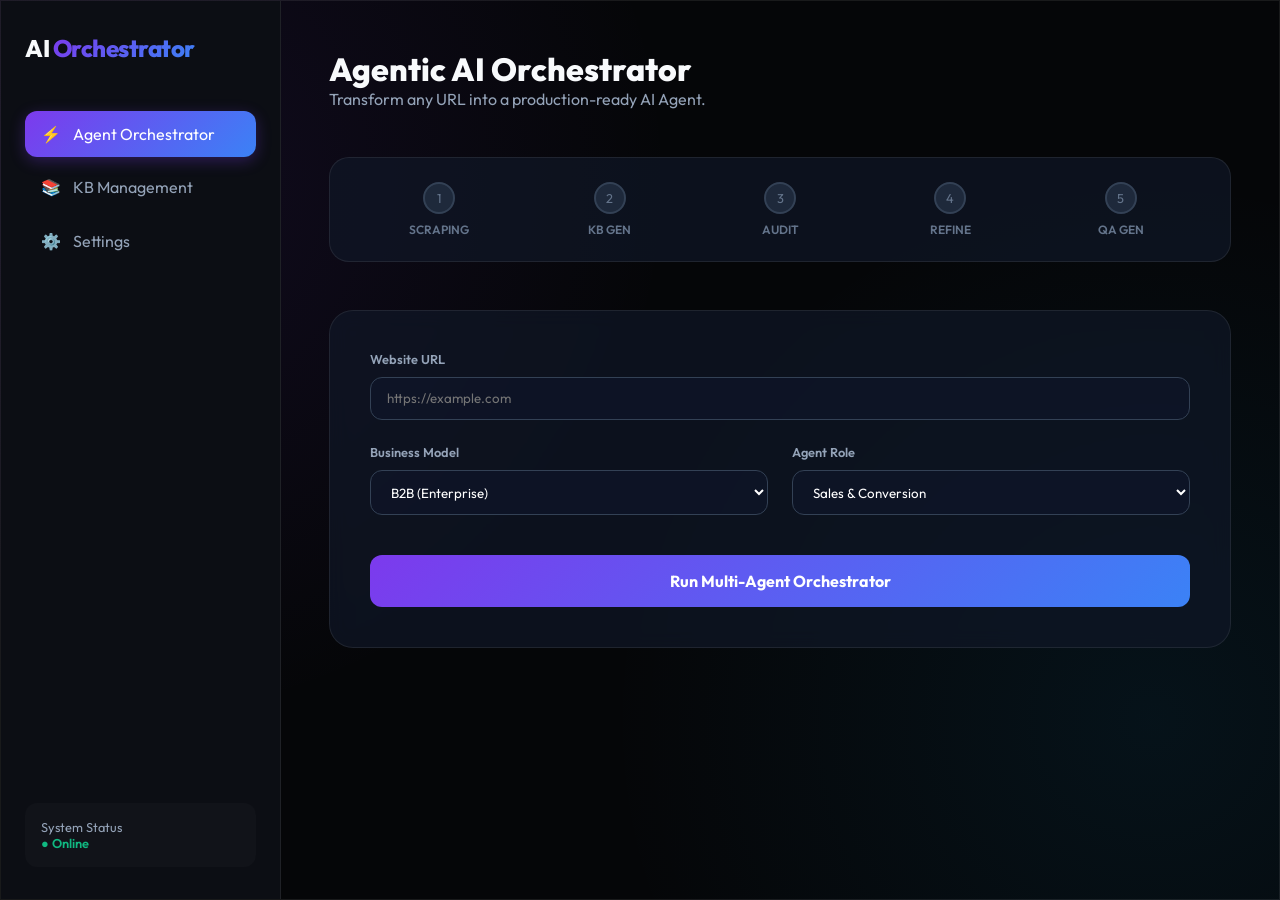
<file: frontend/index.html>
<!DOCTYPE html>
<html lang="en">
<head>
    <meta charset="UTF-8">
    <meta name="viewport" content="width=device-width, initial-scale=1.0">
    <title>AI Agent Orchestrator</title>
    <link rel="stylesheet" href="premium.css?v=2">
    <link rel="preconnect" href="https://fonts.googleapis.com">
    <link rel="preconnect" href="https://fonts.gstatic.com" crossorigin>
    <link href="https://fonts.googleapis.com/css2?family=Outfit:wght@300;400;600;800&family=Fira+Code:wght@400&display=swap" rel="stylesheet">
</head>
<body>
    <div class="app-container">
        <!-- Sidebar -->
        <aside class="sidebar">
            <div class="logo">
                <h1>AI <span>Orchestrator</span></h1>
            </div>
            
            <nav id="tools-list">
                <div class="nav-item active" data-tool="orchestrator">
                    <span class="icon">⚡</span> Agent Orchestrator
                </div>
                <div class="nav-item" data-tool="kb">
                    <span class="icon">📚</span> KB Management
                </div>
                <div class="nav-item" data-tool="settings">
                    <span class="icon">⚙️</span> Settings
                </div>
            </nav>

            <div style="margin-top: auto; padding: 1rem; background: var(--glass); border-radius: 12px; font-size: 0.8rem;">
                <p style="color: var(--text-secondary);">System Status</p>
                <p style="color: var(--success); font-weight: 600;">● Online</p>
            </div>
        </aside>

        <!-- Main Content -->
        <main class="content">
            <header style="margin-bottom: 3rem;">
                <h2 style="font-size: 2rem; font-weight: 800;">Agentic AI Orchestrator</h2>
                <p style="color: var(--text-secondary);">Transform any URL into a production-ready AI Agent.</p>
            </header>

            <!-- Agent Pipeline Tracker -->
            <div class="agent-pipeline" id="pipeline-tracker">
                <div class="pipeline-step" id="step-scrape">
                    <div class="step-icon">1</div>
                    <span class="step-label">Scraping</span>
                </div>
                <div class="pipeline-step" id="step-kb">
                    <div class="step-icon">2</div>
                    <span class="step-label">KB Gen</span>
                </div>
                <div class="pipeline-step" id="step-audit">
                    <div class="step-icon">3</div>
                    <span class="step-label">Audit</span>
                </div>
                <div class="pipeline-step" id="step-refine">
                    <div class="step-icon">4</div>
                    <span class="step-label">Refine</span>
                </div>
                <div class="pipeline-step" id="step-qa">
                    <div class="step-icon">5</div>
                    <span class="step-label">QA Gen</span>
                </div>
            </div>

            <!-- Input Form -->
            <div class="glass-card">
                <form id="scraper-form">
                    <div class="field-group" style="margin-bottom: 1.5rem;">
                        <label>Website URL</label>
                        <input type="url" id="url" placeholder="https://example.com" required>
                    </div>
                    
                    <div class="input-row">
                        <div class="field-group">
                            <label>Business Model</label>
                            <select id="business-model">
                                <option value="B2B">B2B (Enterprise)</option>
                                <option value="B2C">B2C (Consumer)</option>
                                <option value="Mixed">Mixed (B2B & B2C)</option>
                                <option value="General">General</option>
                            </select>
                        </div>
                        <div class="field-group">
                            <label>Agent Role</label>
                            <select id="agent-role">
                                <option value="Sales">Sales & Conversion</option>
                                <option value="Support">Support & FAQ</option>
                                <option value="Hiring">Hiring & Recruitment</option>
                                <option value="Enquiry">Enquiry & Leads</option>
                                <option value="General">General Assistant</option>
                            </select>
                        </div>
                    </div>
                    
                    <button type="submit" class="btn-hero" id="submit-btn">Run Multi-Agent Orchestrator</button>
                </form>
            </div>

            <!-- Results Section -->
            <div id="results-container" style="display: none; margin-top: 4rem;">
                <div class="tab-header">
                    <button class="tab-link active" data-tab="tab-profile">Company Profile</button>
                    <button class="tab-link" data-tab="tab-kb">Knowledge Base</button>
                    <button class="tab-link" data-tab="tab-instructions">Agent Instructions</button>
                    <button class="tab-link" data-tab="tab-qa">Q&A Pairs</button>
                </div>

                <!-- Profile Tab -->
                <div id="tab-profile" class="tab-pane active">
                    <div class="analytics-grid" id="profile-content"></div>
                </div>

                <!-- KB Tab -->
                <div id="tab-kb" class="tab-pane" style="display: none;">
                    <div class="editor-surface">
                        <div class="editor-header">
                            <span style="font-weight: 600;">knowledge_base.md</span>
                            <div>
                                <span class="badge badge-score" id="kb-score-badge">Score: --</span>
                                <button class="btn-secondary" id="save-kb" style="background: var(--success); color: white; border: none;">Save KB</button>
                                <button class="btn-secondary" id="copy-kb">Copy</button>
                            </div>
                        </div>
                        <textarea id="kb-editor" class="editor-area"></textarea>
                    </div>
                </div>

                <!-- Instructions Tab -->
                <div id="tab-instructions" class="tab-pane" style="display: none;">
                    <div class="editor-surface">
                        <div class="editor-header">
                            <span style="font-weight: 600;">agent_system_prompt.txt</span>
                            <div>
                                <span class="badge badge-refined" id="refine-badge" style="display: none;">Refined</span>
                                <button class="btn-secondary" id="save-instructions" style="background: var(--success); color: white; border: none;">Save Instructions</button>
                                <button class="btn-secondary" id="copy-instructions">Copy</button>
                            </div>
                        </div>
                        <textarea id="instruction-editor" class="editor-area"></textarea>
                    </div>
                </div>

                <!-- QA Tab -->
                <div id="tab-qa" class="tab-pane" style="display: none;">
                    <div style="margin-bottom: 1.5rem; display: flex; gap: 1rem; justify-content: flex-end;">
                        <button class="btn-secondary" id="add-qa" style="background: var(--accent-primary); color: white; border: none;">+ Add Question</button>
                        <button class="btn-secondary" id="save-qa" style="background: var(--success); color: white; border: none;">Save All QA</button>
                    </div>
                    <div id="qa-content" class="analytics-grid"></div>
                </div>
            </div>
        </main>
    </div>

    <script src="app.js?v=2"></script>
</body>
</html>
</file>
<file: frontend/premium.css>
:root {
    --bg-dark: #050608;
    --sidebar-bg: #0c0e14;
    --accent: #7c3aed;
    --accent-secondary: #0ea5e9;
    --accent-gradient: linear-gradient(135deg, #7c3aed 0%, #3b82f6 100%);
    --glass: rgba(255, 255, 255, 0.02);
    --glass-border: rgba(255, 255, 255, 0.08);
    --text-primary: #f8fafc;
    --text-secondary: #94a3b8;
    --success: #10b981;
    --danger: #ef4444;
    --card-bg: rgba(17, 24, 39, 0.7);
    --transition: all 0.3s ease;
}

* {
    margin: 0;
    padding: 0;
    box-sizing: border-box;
    font-family: 'Outfit', sans-serif;
}

body {
    background-color: var(--bg-dark);
    color: var(--text-primary);
    height: 100vh;
    overflow: hidden;
    background-image: 
        radial-gradient(circle at 10% 20%, rgba(124, 58, 237, 0.1) 0%, transparent 40%),
        radial-gradient(circle at 90% 80%, rgba(14, 165, 233, 0.08) 0%, transparent 40%);
}

.app-container {
    display: flex;
    height: 100vh;
    border: 1px solid var(--glass-border);
}

/* --- SIDEBAR --- */
.sidebar {
    width: 280px;
    background: var(--sidebar-bg);
    border-right: 1px solid var(--glass-border);
    display: flex;
    flex-direction: column;
    padding: 2rem 1.5rem;
}

.logo h1 {
    font-size: 1.5rem;
    font-weight: 800;
    margin-bottom: 3rem;
    letter-spacing: -0.5px;
}

.logo span {
    background: var(--accent-gradient);
    -webkit-background-clip: text;
    -webkit-text-fill-color: transparent;
}

.nav-item {
    padding: 0.8rem 1rem;
    border-radius: 12px;
    color: var(--text-secondary);
    margin-bottom: 0.5rem;
    cursor: pointer;
    display: flex;
    align-items: center;
    gap: 12px;
    transition: var(--transition);
}

.nav-item:hover {
    background: var(--glass);
    color: #fff;
}

.nav-item.active {
    background: var(--accent-gradient);
    color: white;
    box-shadow: 0 4px 15px rgba(124, 58, 237, 0.3);
}

/* --- MAIN CONTENT --- */
.content {
    flex: 1;
    padding: 3rem;
    overflow-y: auto;
}

/* --- PROGRESS TRACKER --- */
.agent-pipeline {
    display: flex;
    justify-content: space-between;
    margin-bottom: 3rem;
    padding: 1.5rem;
    background: var(--card-bg);
    border: 1px solid var(--glass-border);
    border-radius: 20px;
    position: relative;
}

.pipeline-step {
    display: flex;
    flex-direction: column;
    align-items: center;
    gap: 8px;
    flex: 1;
    position: relative;
    z-index: 2;
}

.step-icon {
    width: 32px;
    height: 32px;
    border-radius: 50%;
    background: #1e293b;
    border: 2px solid #334155;
    display: flex;
    align-items: center;
    justify-content: center;
    font-size: 0.8rem;
    color: #64748b;
    transition: var(--transition);
}

.pipeline-step.active .step-icon {
    background: var(--accent);
    border-color: var(--accent-secondary);
    color: white;
    box-shadow: 0 0 15px var(--accent);
}

.pipeline-step.completed .step-icon {
    background: var(--success);
    border-color: var(--success);
    color: white;
}

.step-label {
    font-size: 0.75rem;
    font-weight: 600;
    color: #64748b;
    text-transform: uppercase;
}

.pipeline-step.active .step-label {
    color: #fff;
}

/* --- FORMS --- */
.glass-card {
    background: var(--card-bg);
    border: 1px solid var(--glass-border);
    border-radius: 24px;
    padding: 2.5rem;
    backdrop-filter: blur(10px);
}

.input-row {
    display: grid;
    grid-template-columns: 1fr 1fr;
    gap: 1.5rem;
    margin-bottom: 1.5rem;
}

.field-group label {
    display: block;
    font-size: 0.8rem;
    font-weight: 600;
    color: var(--text-secondary);
    margin-bottom: 0.6rem;
}

input, select, textarea {
    background: rgba(15, 23, 42, 0.6);
    border: 1px solid #334155;
    border-radius: 12px;
    padding: 0.8rem 1rem;
    color: #fff;
    width: 100%;
    outline: none;
    transition: var(--transition);
}

input:focus, select:focus {
    border-color: var(--accent);
    box-shadow: 0 0 0 3px rgba(124, 58, 237, 0.1);
}

.btn-hero {
    background: var(--accent-gradient);
    color: white;
    width: 100%;
    padding: 1rem;
    border-radius: 12px;
    border: none;
    font-weight: 700;
    font-size: 1rem;
    cursor: pointer;
    transition: var(--transition);
    margin-top: 1rem;
}

.btn-hero:hover {
    transform: translateY(-2px);
    box-shadow: 0 8px 25px rgba(124, 58, 237, 0.4);
}

/* --- RESULTS --- */
.tabs-container {
    margin-top: 3rem;
}

.tab-header {
    display: flex;
    gap: 1rem;
    margin-bottom: 1.5rem;
    border-bottom: 1px solid var(--glass-border);
    padding-bottom: 1rem;
}

.tab-link {
    background: none;
    border: none;
    color: var(--text-secondary);
    padding: 0.5rem 1rem;
    font-weight: 600;
    cursor: pointer;
    position: relative;
    transition: var(--transition);
}

.tab-link.active {
    color: #fff;
}

.tab-link.active::after {
    content: '';
    position: absolute;
    bottom: -1rem;
    left: 0;
    width: 100%;
    height: 2px;
    background: var(--accent);
}

.editor-surface {
    background: #0f172a;
    border-radius: 16px;
    border: 1px solid var(--glass-border);
    overflow: hidden;
}

.editor-header {
    background: rgba(255,255,255,0.02);
    padding: 0.8rem 1.5rem;
    border-bottom: 1px solid var(--glass-border);
    display: flex;
    justify-content: space-between;
    align-items: center;
}

.editor-area {
    width: 100%;
    min-height: 500px;
    background: transparent;
    border: none;
    padding: 1.5rem;
    font-family: 'Fira Code', monospace;
    font-size: 0.95rem;
    line-height: 1.6;
    color: #cbd5e1;
    resize: vertical;
}

.badge {
    padding: 0.2rem 0.6rem;
    border-radius: 6px;
    font-size: 0.7rem;
    font-weight: 700;
    text-transform: uppercase;
}

.badge-refined {
    background: rgba(14, 165, 233, 0.15);
    color: #38bdf8;
    border: 1px solid rgba(14, 165, 233, 0.3);
}

.badge-score {
    background: rgba(16, 185, 129, 0.15);
    color: #34d399;
}

/* --- ANALYTICS CARDS --- */
.analytics-grid {
    display: grid;
    grid-template-columns: repeat(auto-fit, minmax(300px, 1fr));
    gap: 1.5rem;
}

.stat-card {
    background: var(--card-bg);
    padding: 1.5rem;
    border-radius: 16px;
    border: 1px solid var(--glass-border);
}

.stat-label {
    font-size: 0.8rem;
    color: var(--text-secondary);
    margin-bottom: 0.5rem;
}

.stat-value {
    font-size: 1.2rem;
    font-weight: 700;
}
</file>
